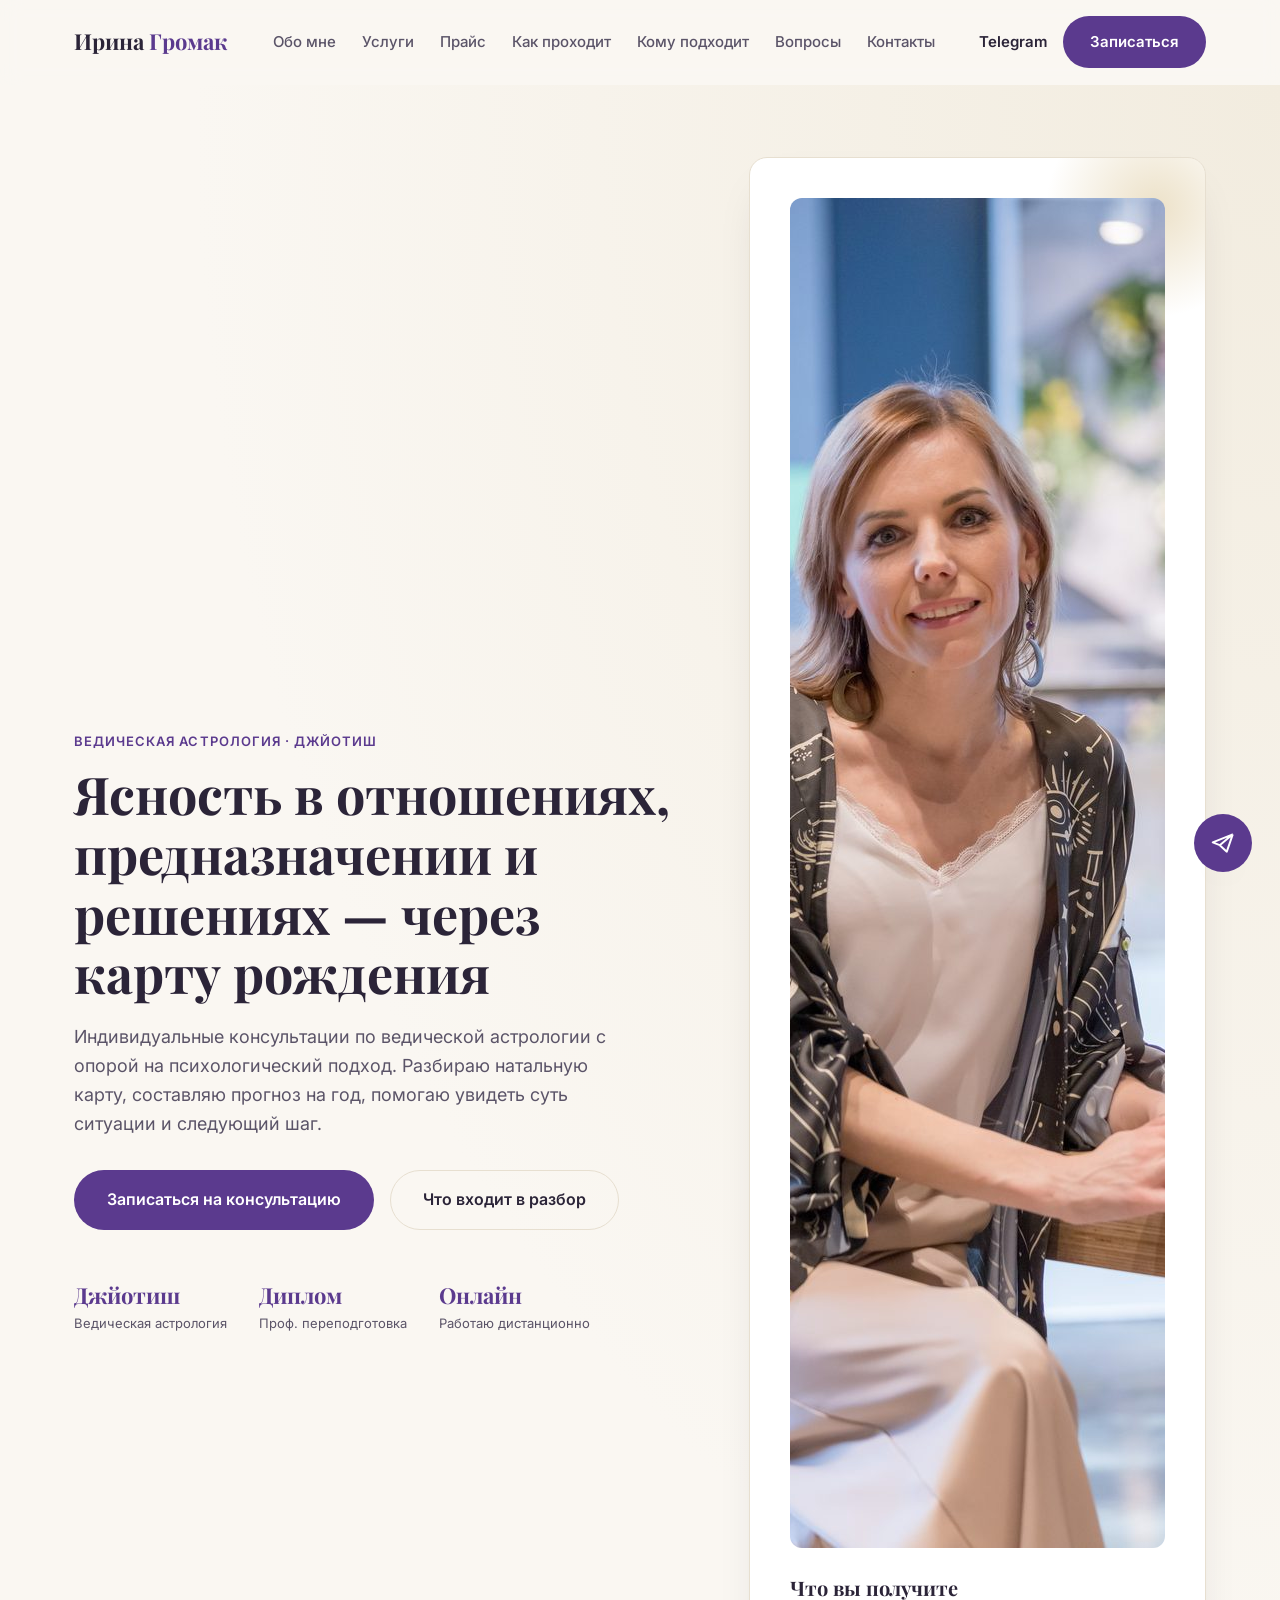
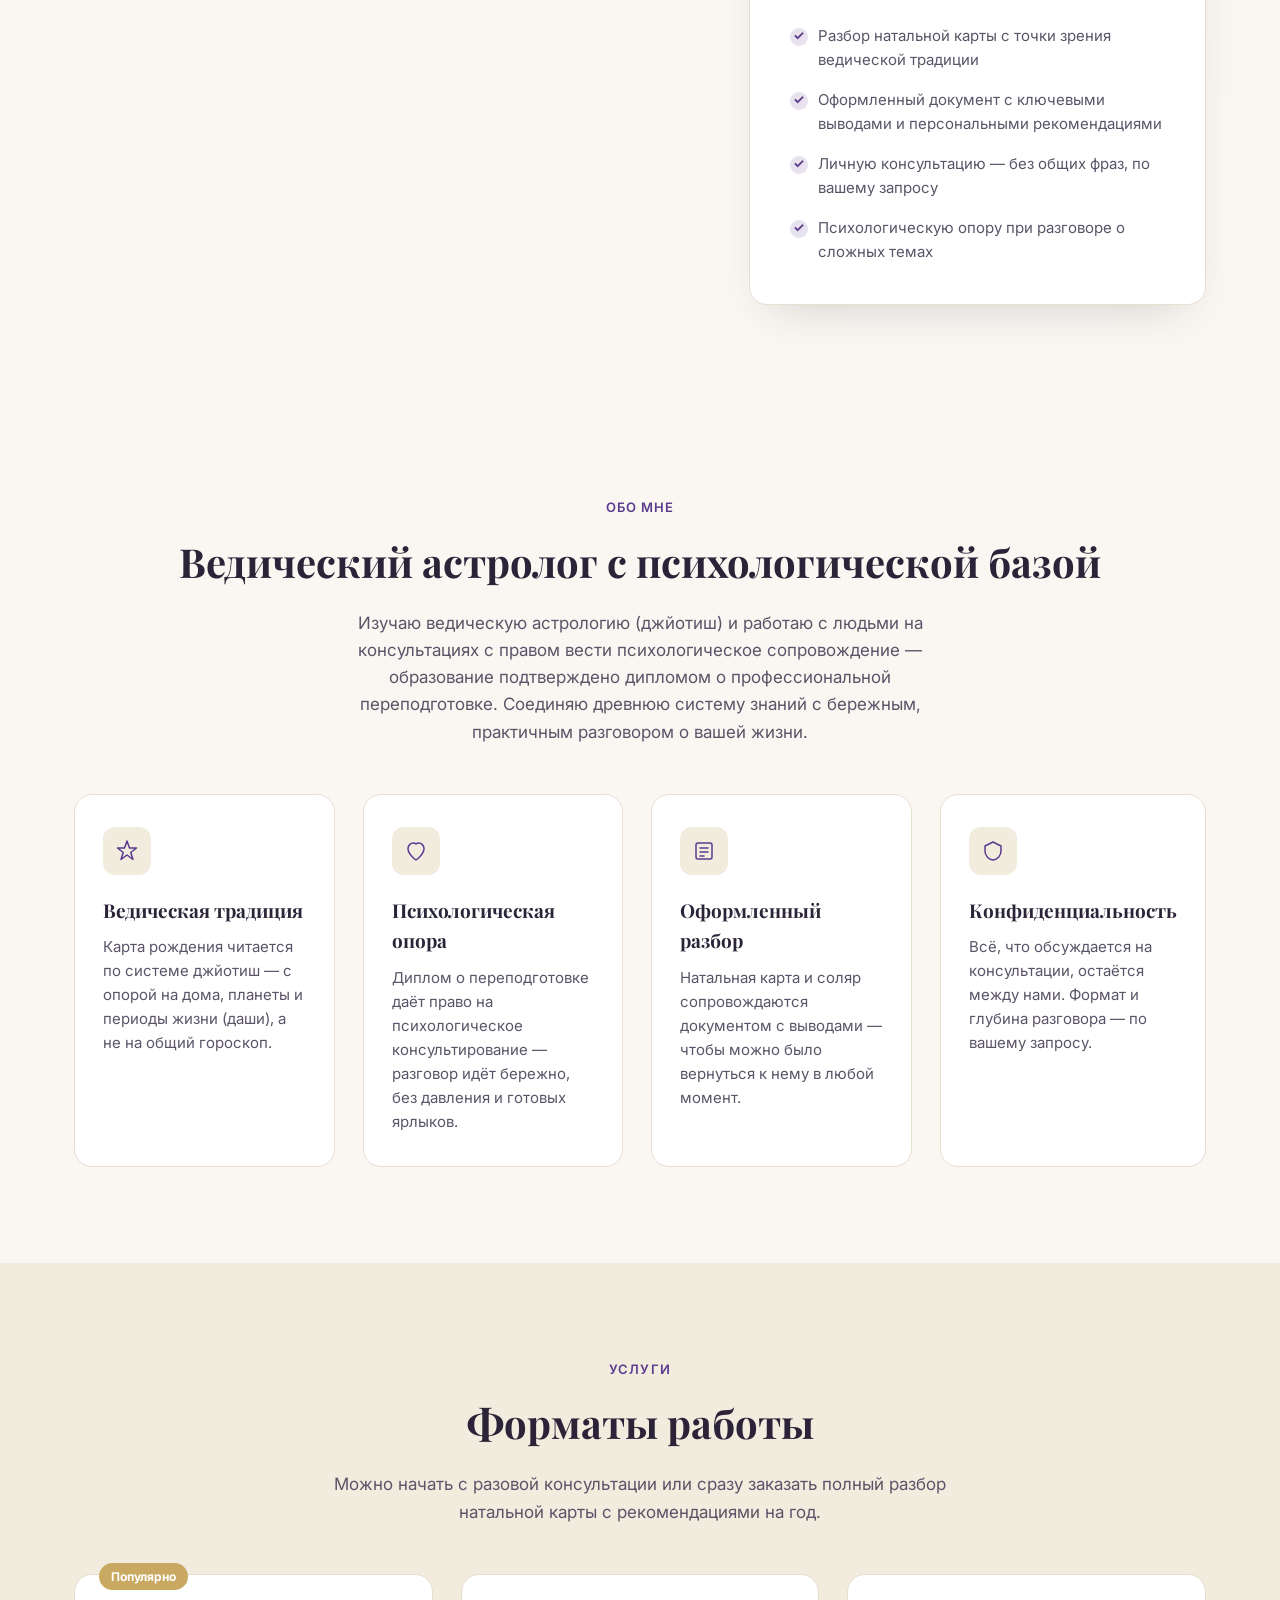
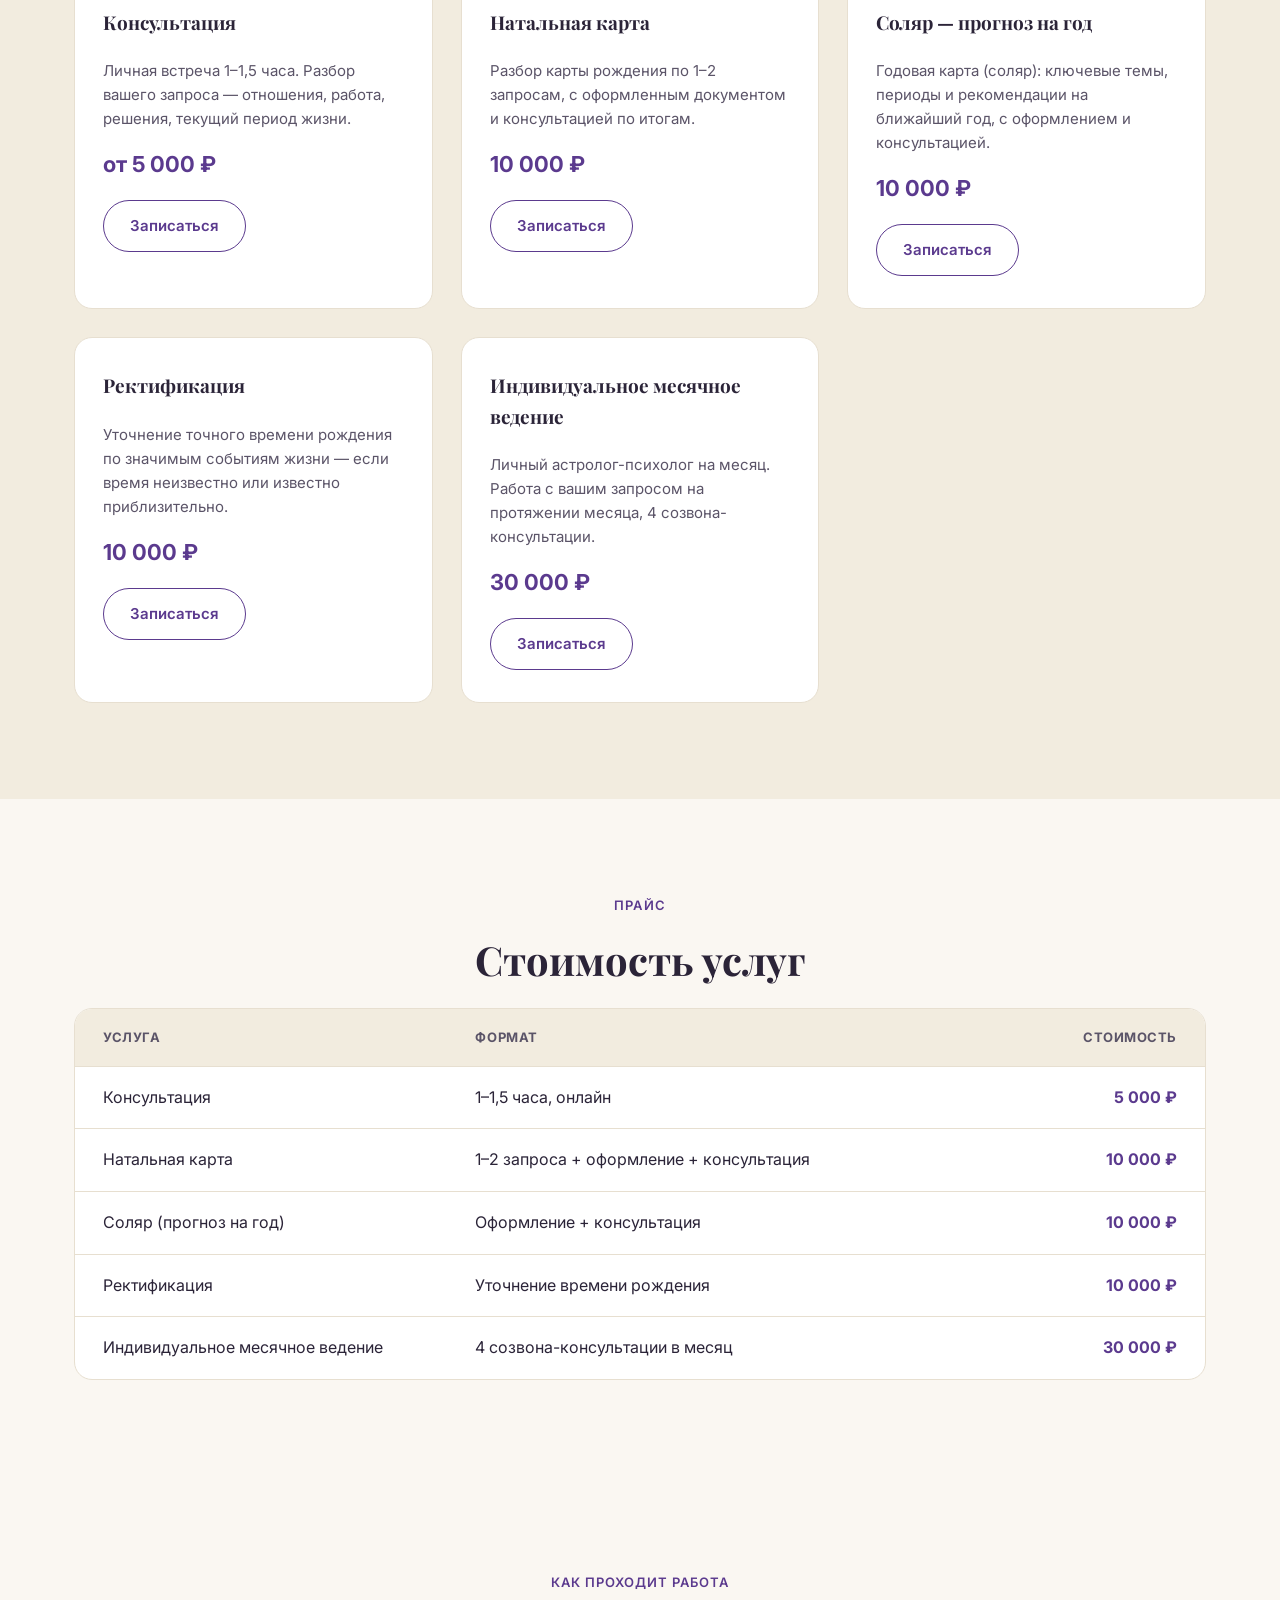
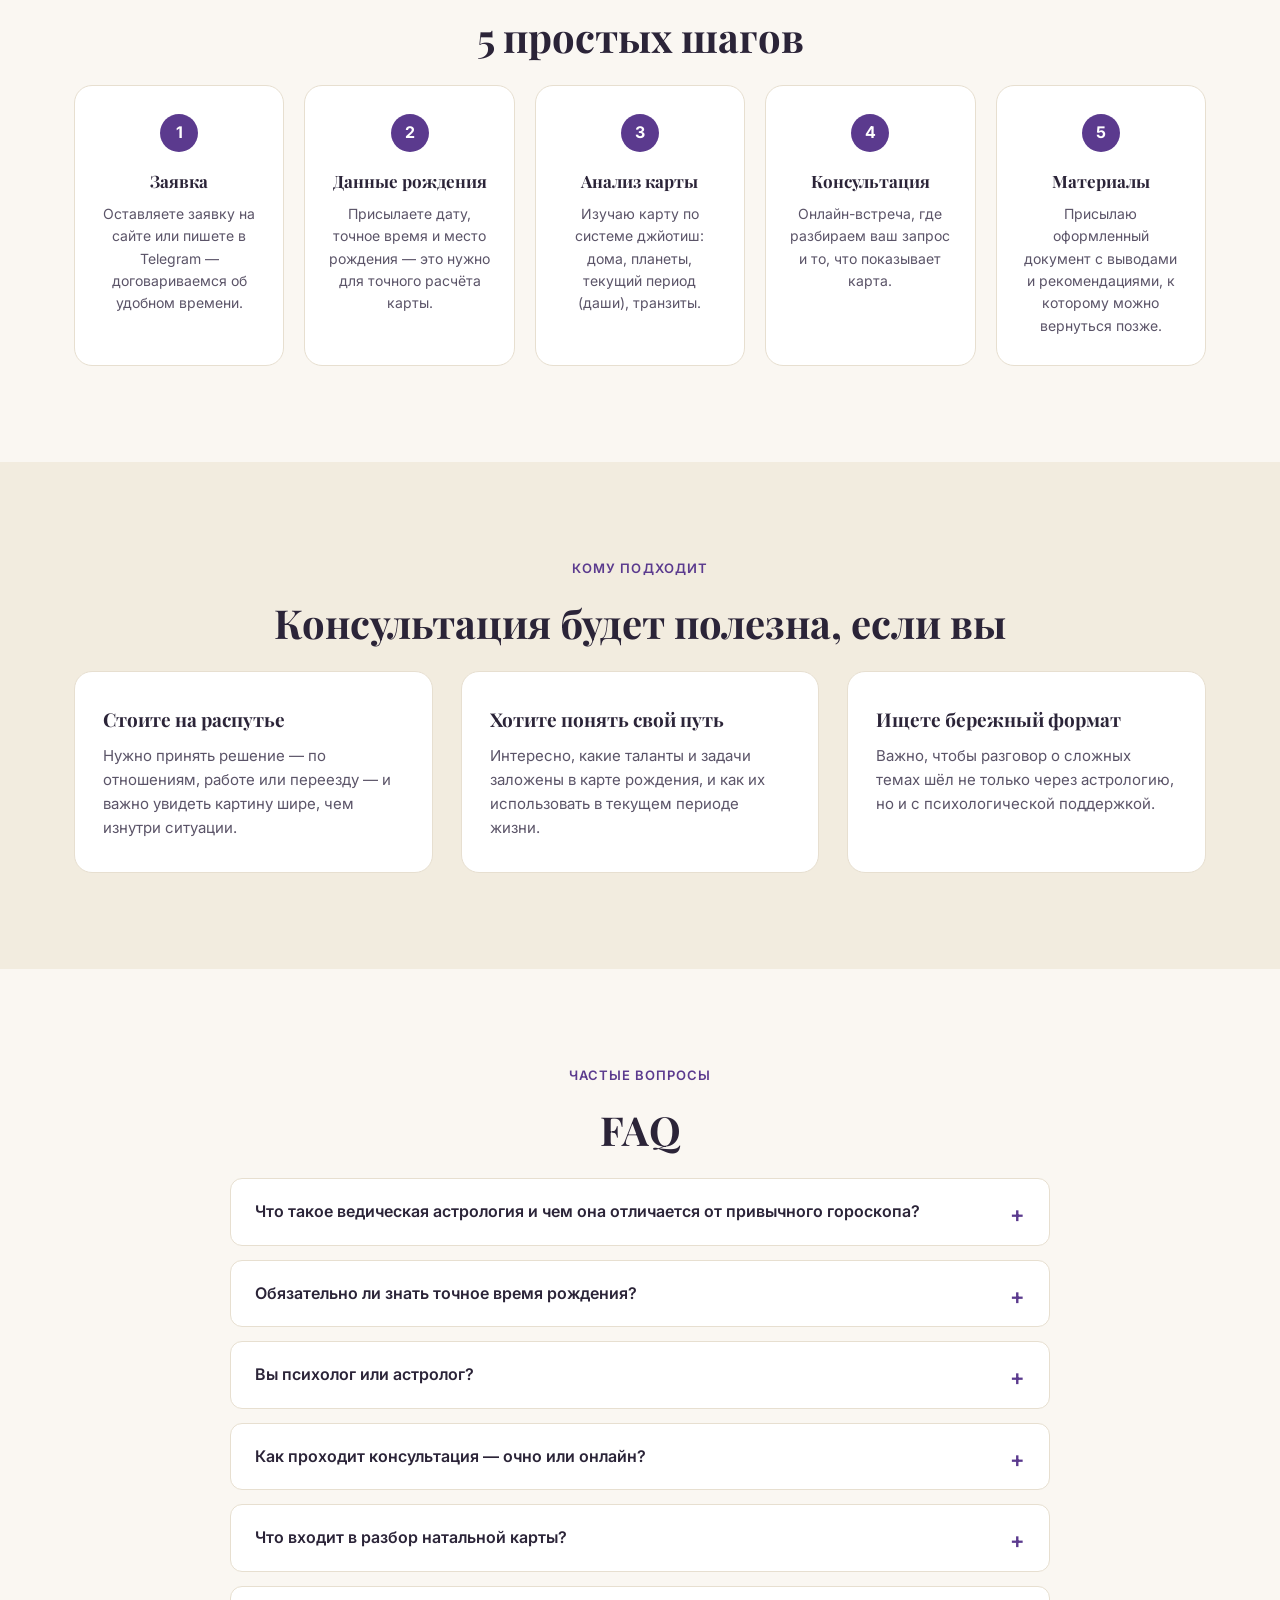
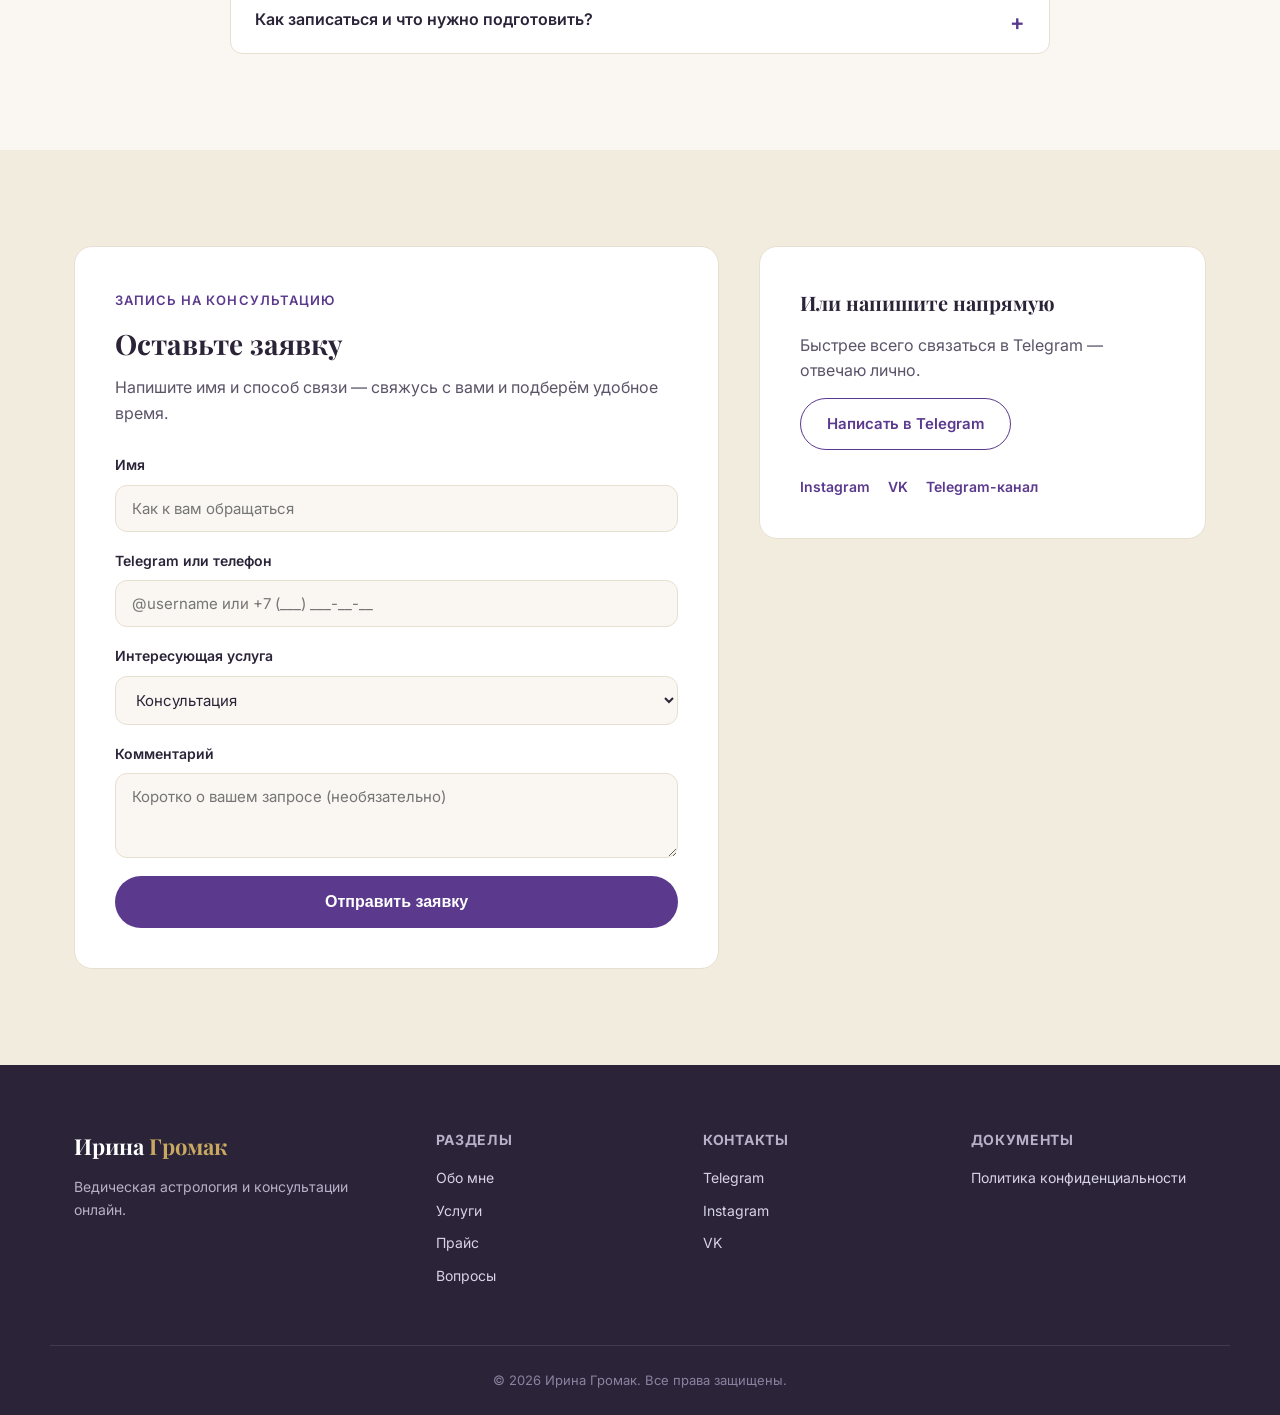
<file: index.html>
<!DOCTYPE html>
<html lang="ru">
<head>
<meta charset="UTF-8">
<meta name="viewport" content="width=device-width, initial-scale=1.0">
<title>Ирина Громак — ведический астролог | Разбор натальной карты, консультации</title>
<meta name="description" content="Ведическая астрология и психологическая консультация. Разбор натальной карты, соляр на год, личные консультации онлайн.">
<link rel="preconnect" href="https://fonts.googleapis.com">
<link rel="preconnect" href="https://fonts.gstatic.com" crossorigin>
<link href="https://fonts.googleapis.com/css2?family=Inter:wght@400;500;600;700;800&family=Playfair+Display:wght@500;600;700;800&display=swap" rel="stylesheet">
<link rel="stylesheet" href="styles.css">
</head>
<body>

<header class="header" id="header">
  <div class="container header__inner">
    <a href="#top" class="logo">Ирина <span>Громак</span></a>
    <nav class="nav" id="nav">
      <a href="#about">Обо мне</a>
      <a href="#services">Услуги</a>
      <a href="#price">Прайс</a>
      <a href="#process">Как проходит</a>
      <a href="#who">Кому подходит</a>
      <a href="#faq">Вопросы</a>
      <a href="#contacts">Контакты</a>
    </nav>
    <div class="header__actions">
      <a href="https://t.me/IrinaList9" class="header__tel" target="_blank" rel="noopener">Telegram</a>
      <a href="#form" class="btn btn--accent">Записаться</a>
      <button class="burger" id="burger" aria-label="Меню"><span></span><span></span><span></span></button>
    </div>
  </div>
</header>

<main id="top">

  <section class="hero">
    <div class="container hero__inner">
      <div class="hero__text">
        <p class="eyebrow">Ведическая астрология · джйотиш</p>
        <h1>Ясность в отношениях, предназначении и решениях — через карту рождения</h1>
        <p class="hero__lead">Индивидуальные консультации по ведической астрологии с опорой на психологический подход. Разбираю натальную карту, составляю прогноз на год, помогаю увидеть суть ситуации и следующий шаг.</p>
        <div class="hero__cta">
          <a href="#form" class="btn btn--accent btn--lg">Записаться на консультацию</a>
          <a href="#services" class="btn btn--ghost btn--lg">Что входит в разбор</a>
        </div>
        <div class="hero__stats">
          <div class="stat"><span class="stat__num">Джйотиш</span><span class="stat__label">Ведическая астрология</span></div>
          <div class="stat"><span class="stat__num">Диплом</span><span class="stat__label">Проф. переподготовка</span></div>
          <div class="stat"><span class="stat__num">Онлайн</span><span class="stat__label">Работаю дистанционно</span></div>
        </div>
      </div>
      <div class="hero__card">
        <div class="hero__card-glow"></div>
        <img class="hero__card-photo" src="portrait.jpg" alt="Ирина Громак" width="900" height="1350">
        <h3>Что вы получите</h3>
        <ul class="hero__card-list">
          <li>Разбор натальной карты с точки зрения ведической традиции</li>
          <li>Оформленный документ с ключевыми выводами и персональными рекомендациями</li>
          <li>Личную консультацию — без общих фраз, по вашему запросу</li>
          <li>Психологическую опору при разговоре о сложных темах</li>
        </ul>
      </div>
    </div>
  </section>

  <section class="advantages" id="about">
    <div class="container">
      <p class="eyebrow center">Обо мне</p>
      <h2 class="section-title center">Ведический астролог с психологической базой</h2>
      <p class="section-sub center">Изучаю ведическую астрологию (джйотиш) и работаю с людьми на консультациях с правом вести психологическое сопровождение — образование подтверждено дипломом о профессиональной переподготовке. Соединяю древнюю систему знаний с бережным, практичным разговором о вашей жизни.</p>
      <div class="grid grid--4">
        <div class="adv">
          <div class="adv__icon">
            <svg viewBox="0 0 24 24" fill="none"><path d="M12 2L14.5 9H21.5L15.75 13.5L18 20.5L12 16L6 20.5L8.25 13.5L2.5 9H9.5L12 2Z" stroke="currentColor" stroke-width="1.5" stroke-linejoin="round"/></svg>
          </div>
          <h3>Ведическая традиция</h3>
          <p>Карта рождения читается по системе джйотиш — с опорой на дома, планеты и периоды жизни (даши), а не на общий гороскоп.</p>
        </div>
        <div class="adv">
          <div class="adv__icon">
            <svg viewBox="0 0 24 24" fill="none"><path d="M12 21C12 21 4 15.5 4 9.5C4 6.46 6.46 4 9.5 4C11 4 12 5 12 5C12 5 13 4 14.5 4C17.54 4 20 6.46 20 9.5C20 15.5 12 21 12 21Z" stroke="currentColor" stroke-width="1.5" stroke-linejoin="round"/></svg>
          </div>
          <h3>Психологическая опора</h3>
          <p>Диплом о переподготовке даёт право на психологическое консультирование — разговор идёт бережно, без давления и готовых ярлыков.</p>
        </div>
        <div class="adv">
          <div class="adv__icon">
            <svg viewBox="0 0 24 24" fill="none"><rect x="4" y="4" width="16" height="16" rx="2" stroke="currentColor" stroke-width="1.5"/><path d="M8 9H16M8 13H16M8 17H12" stroke="currentColor" stroke-width="1.5" stroke-linecap="round"/></svg>
          </div>
          <h3>Оформленный разбор</h3>
          <p>Натальная карта и соляр сопровождаются документом с выводами — чтобы можно было вернуться к нему в любой момент.</p>
        </div>
        <div class="adv">
          <div class="adv__icon">
            <svg viewBox="0 0 24 24" fill="none"><path d="M12 3L4 7V12C4 16.5 7.5 20.3 12 21C16.5 20.3 20 16.5 20 12V7L12 3Z" stroke="currentColor" stroke-width="1.5" stroke-linejoin="round"/></svg>
          </div>
          <h3>Конфиденциальность</h3>
          <p>Всё, что обсуждается на консультации, остаётся между нами. Формат и глубина разговора — по вашему запросу.</p>
        </div>
      </div>
    </div>
  </section>

  <section class="services" id="services">
    <div class="container">
      <p class="eyebrow center">Услуги</p>
      <h2 class="section-title center">Форматы работы</h2>
      <p class="section-sub center">Можно начать с разовой консультации или сразу заказать полный разбор натальной карты с рекомендациями на год.</p>
      <div class="grid grid--3">
        <div class="service">
          <span class="service__tag">Популярно</span>
          <h3>Консультация</h3>
          <p>Личная встреча 1–1,5 часа. Разбор вашего запроса — отношения, работа, решения, текущий период жизни.</p>
          <div class="service__price">от 5 000 ₽</div>
          <a href="#form" class="btn btn--outline">Записаться</a>
        </div>
        <div class="service">
          <h3>Натальная карта</h3>
          <p>Разбор карты рождения по 1–2 запросам, с оформленным документом и консультацией по итогам.</p>
          <div class="service__price">10 000 ₽</div>
          <a href="#form" class="btn btn--outline">Записаться</a>
        </div>
        <div class="service">
          <h3>Соляр — прогноз на год</h3>
          <p>Годовая карта (соляр): ключевые темы, периоды и рекомендации на ближайший год, с оформлением и консультацией.</p>
          <div class="service__price">10 000 ₽</div>
          <a href="#form" class="btn btn--outline">Записаться</a>
        </div>
        <div class="service">
          <h3>Ректификация</h3>
          <p>Уточнение точного времени рождения по значимым событиям жизни — если время неизвестно или известно приблизительно.</p>
          <div class="service__price">10 000 ₽</div>
          <a href="#form" class="btn btn--outline">Записаться</a>
        </div>
        <div class="service">
          <h3>Индивидуальное месячное ведение</h3>
          <p>Личный астролог-психолог на месяц. Работа с вашим запросом на протяжении месяца, 4 созвона-консультации.</p>
          <div class="service__price">30 000 ₽</div>
          <a href="#form" class="btn btn--outline">Записаться</a>
        </div>
      </div>
    </div>
  </section>

  <section class="price" id="price">
    <div class="container">
      <p class="eyebrow center">Прайс</p>
      <h2 class="section-title center">Стоимость услуг</h2>
      <div class="price__table">
        <div class="price__row price__row--head">
          <span>Услуга</span><span>Формат</span><span>Стоимость</span>
        </div>
        <div class="price__row">
          <span>Консультация</span><span>1–1,5 часа, онлайн</span><span>5 000 ₽</span>
        </div>
        <div class="price__row">
          <span>Натальная карта</span><span>1–2 запроса + оформление + консультация</span><span>10 000 ₽</span>
        </div>
        <div class="price__row">
          <span>Соляр (прогноз на год)</span><span>Оформление + консультация</span><span>10 000 ₽</span>
        </div>
        <div class="price__row">
          <span>Ректификация</span><span>Уточнение времени рождения</span><span>10 000 ₽</span>
        </div>
        <div class="price__row">
          <span>Индивидуальное месячное ведение</span><span>4 созвона-консультации в месяц</span><span>30 000 ₽</span>
        </div>
      </div>
    </div>
  </section>

  <section class="process" id="process">
    <div class="container">
      <p class="eyebrow center">Как проходит работа</p>
      <h2 class="section-title center">5 простых шагов</h2>
      <div class="steps">
        <div class="step"><span class="step__num">1</span><h3>Заявка</h3><p>Оставляете заявку на сайте или пишете в Telegram — договариваемся об удобном времени.</p></div>
        <div class="step"><span class="step__num">2</span><h3>Данные рождения</h3><p>Присылаете дату, точное время и место рождения — это нужно для точного расчёта карты.</p></div>
        <div class="step"><span class="step__num">3</span><h3>Анализ карты</h3><p>Изучаю карту по системе джйотиш: дома, планеты, текущий период (даши), транзиты.</p></div>
        <div class="step"><span class="step__num">4</span><h3>Консультация</h3><p>Онлайн-встреча, где разбираем ваш запрос и то, что показывает карта.</p></div>
        <div class="step"><span class="step__num">5</span><h3>Материалы</h3><p>Присылаю оформленный документ с выводами и рекомендациями, к которому можно вернуться позже.</p></div>
      </div>
    </div>
  </section>

  <section class="who" id="who">
    <div class="container">
      <p class="eyebrow center">Кому подходит</p>
      <h2 class="section-title center">Консультация будет полезна, если вы</h2>
      <div class="grid grid--3">
        <div class="adv">
          <h3>Стоите на распутье</h3>
          <p>Нужно принять решение — по отношениям, работе или переезду — и важно увидеть картину шире, чем изнутри ситуации.</p>
        </div>
        <div class="adv">
          <h3>Хотите понять свой путь</h3>
          <p>Интересно, какие таланты и задачи заложены в карте рождения, и как их использовать в текущем периоде жизни.</p>
        </div>
        <div class="adv">
          <h3>Ищете бережный формат</h3>
          <p>Важно, чтобы разговор о сложных темах шёл не только через астрологию, но и с психологической поддержкой.</p>
        </div>
      </div>
    </div>
  </section>

  <section class="faq" id="faq">
    <div class="container">
      <p class="eyebrow center">Частые вопросы</p>
      <h2 class="section-title center">FAQ</h2>
      <div class="faq__list">
        <details class="faq__item">
          <summary>Что такое ведическая астрология и чем она отличается от привычного гороскопа?</summary>
          <p>Ведическая астрология (джйотиш) — древняя система, которая рассчитывает карту рождения по сидерическому зодиаку и анализирует не только положение планет, но и периоды жизни (даши). Это точечный разбор именно вашей карты, а не общий прогноз по знаку.</p>
        </details>
        <details class="faq__item">
          <summary>Обязательно ли знать точное время рождения?</summary>
          <p>Для точного расчёта домов карты — да, желательно знать время рождения с точностью до нескольких минут (из свидетельства о рождении или выписки роддома). Если время неизвестно или известно приблизительно, есть услуга «ректификация» — уточнение времени рождения по значимым событиям вашей жизни.</p>
        </details>
        <details class="faq__item">
          <summary>Вы психолог или астролог?</summary>
          <p>Я ведический астролог с дипломом о профессиональной переподготовке, дающим право проводить психологические консультации. На встрече мы можем опираться и на карту, и на разговор о ваших чувствах и решениях.</p>
        </details>
        <details class="faq__item">
          <summary>Как проходит консультация — очно или онлайн?</summary>
          <p>Все консультации провожу онлайн — по видеосвязи, в удобном для вас часовом поясе.</p>
        </details>
        <details class="faq__item">
          <summary>Что входит в разбор натальной карты?</summary>
          <p>Расчёт карты по вашим данным рождения, анализ 1–2 заявленных запросов, оформленный документ с выводами и личная консультация, на которой разбираем результаты и отвечаем на вопросы.</p>
        </details>
        <details class="faq__item">
          <summary>Как записаться и что нужно подготовить?</summary>
          <p>Оставьте заявку на сайте или напишите в Telegram — присылаете ваши данные (дата, время и место рождения), и договариваемся о времени консультации.</p>
        </details>
      </div>
    </div>
  </section>

  <section class="form-section" id="form">
    <div class="container form-section__inner">
      <div class="form-card">
        <p class="eyebrow">Запись на консультацию</p>
        <h2>Оставьте заявку</h2>
        <p class="form-card__sub">Напишите имя и способ связи — свяжусь с вами и подберём удобное время.</p>
        <form id="leadForm" class="form">
          <input type="text" name="_gotcha" style="display:none" tabindex="-1" autocomplete="off">
          <label>
            <span>Имя</span>
            <input type="text" name="name" placeholder="Как к вам обращаться" required>
          </label>
          <label>
            <span>Telegram или телефон</span>
            <input type="text" name="contact" placeholder="@username или +7 (___) ___-__-__" required>
          </label>
          <label>
            <span>Интересующая услуга</span>
            <select name="service">
              <option>Консультация</option>
              <option>Натальная карта</option>
              <option>Соляр (прогноз на год)</option>
              <option>Ректификация</option>
              <option>Индивидуальное месячное ведение</option>
            </select>
          </label>
          <label>
            <span>Комментарий</span>
            <textarea name="comment" rows="3" placeholder="Коротко о вашем запросе (необязательно)"></textarea>
          </label>
          <button type="submit" class="btn btn--accent btn--lg">Отправить заявку</button>
        </form>
      </div>
      <div class="form-info">
        <h3>Или напишите напрямую</h3>
        <p>Быстрее всего связаться в Telegram — отвечаю лично.</p>
        <a href="https://t.me/IrinaList9" class="btn btn--outline" target="_blank" rel="noopener">Написать в Telegram</a>
        <div class="form-info__socials">
          <a href="https://www.instagram.com/astro.otnosheniya" target="_blank" rel="noopener">Instagram</a>
          <a href="https://vk.ru/astro_gromak" target="_blank" rel="noopener">VK</a>
          <a href="https://t.me/lakshmi7979" target="_blank" rel="noopener">Telegram-канал</a>
        </div>
      </div>
    </div>
  </section>

</main>

<footer class="footer" id="contacts">
  <div class="container footer__inner">
    <div class="footer__brand">
      <span class="logo">Ирина <span>Громак</span></span>
      <p>Ведическая астрология и консультации онлайн.</p>
    </div>
    <div class="footer__col">
      <h4>Разделы</h4>
      <a href="#about">Обо мне</a>
      <a href="#services">Услуги</a>
      <a href="#price">Прайс</a>
      <a href="#faq">Вопросы</a>
    </div>
    <div class="footer__col">
      <h4>Контакты</h4>
      <a href="https://t.me/IrinaList9" target="_blank" rel="noopener">Telegram</a>
      <a href="https://www.instagram.com/astro.otnosheniya" target="_blank" rel="noopener">Instagram</a>
      <a href="https://vk.ru/astro_gromak" target="_blank" rel="noopener">VK</a>
    </div>
    <div class="footer__col">
      <h4>Документы</h4>
      <a href="privacy.html">Политика конфиденциальности</a>
    </div>
  </div>
  <div class="container footer__bottom">
    <span>© <span id="year"></span> Ирина Громак. Все права защищены.</span>
  </div>
</footer>

<a href="https://t.me/IrinaList9" class="fab" target="_blank" rel="noopener" aria-label="Написать в Telegram">
  <svg viewBox="0 0 24 24" fill="none"><path d="M21 4L2.5 11.5L9 14M21 4L15.5 20L9 14M21 4L9 14" stroke="currentColor" stroke-width="1.8" stroke-linejoin="round"/></svg>
</a>

<script src="script.js"></script>
</body>
</html>
</file>
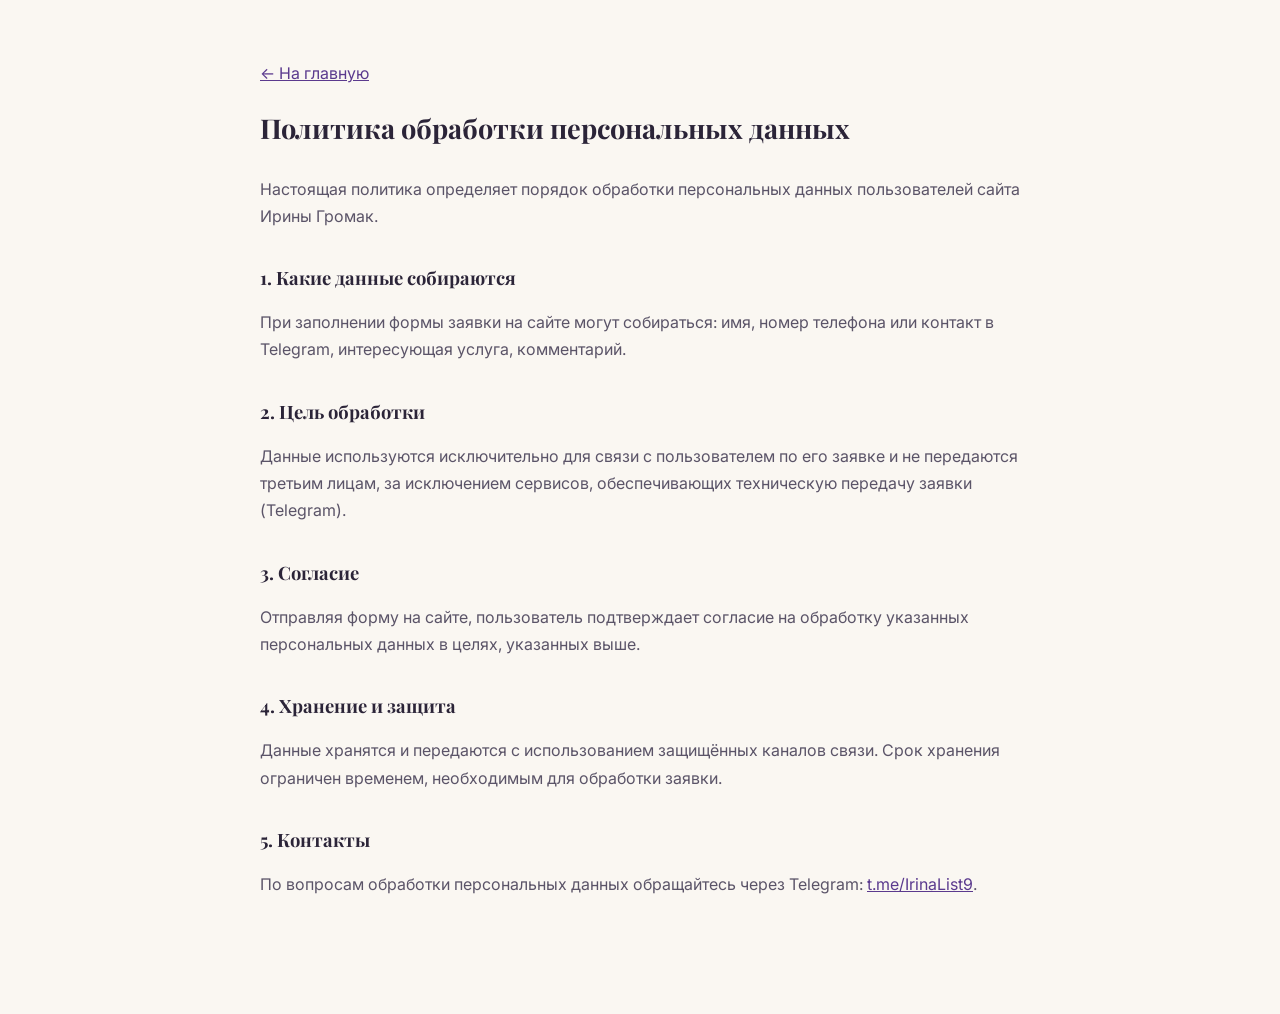
<file: privacy.html>
<!DOCTYPE html>
<html lang="ru">
<head>
<meta charset="UTF-8">
<meta name="viewport" content="width=device-width, initial-scale=1.0">
<title>Политика конфиденциальности — Ирина Громак</title>
<link href="https://fonts.googleapis.com/css2?family=Playfair+Display:wght@600;700&family=Inter:wght@400;500;600&display=swap" rel="stylesheet">
<style>
  body { font-family: 'Inter', sans-serif; background: #faf7f2; color: #2b2438; line-height: 1.7; max-width: 760px; margin: 0 auto; padding: 60px 24px 100px; }
  h1 { font-family: 'Playfair Display', serif; font-size: 1.7rem; margin-bottom: 24px; }
  h2 { font-family: 'Playfair Display', serif; font-size: 1.15rem; margin: 32px 0 12px; }
  a { color: #5b3a8e; }
  p, li { color: #5b5468; }
</style>
</head>
<body>
  <a href="index.html">← На главную</a>
  <h1>Политика обработки персональных данных</h1>
  <p>Настоящая политика определяет порядок обработки персональных данных пользователей сайта Ирины Громак.</p>

  <h2>1. Какие данные собираются</h2>
  <p>При заполнении формы заявки на сайте могут собираться: имя, номер телефона или контакт в Telegram, интересующая услуга, комментарий.</p>

  <h2>2. Цель обработки</h2>
  <p>Данные используются исключительно для связи с пользователем по его заявке и не передаются третьим лицам, за исключением сервисов, обеспечивающих техническую передачу заявки (Telegram).</p>

  <h2>3. Согласие</h2>
  <p>Отправляя форму на сайте, пользователь подтверждает согласие на обработку указанных персональных данных в целях, указанных выше.</p>

  <h2>4. Хранение и защита</h2>
  <p>Данные хранятся и передаются с использованием защищённых каналов связи. Срок хранения ограничен временем, необходимым для обработки заявки.</p>

  <h2>5. Контакты</h2>
  <p>По вопросам обработки персональных данных обращайтесь через Telegram: <a href="https://t.me/IrinaList9" target="_blank" rel="noopener">t.me/IrinaList9</a>.</p>
</body>
</html>
</file>
<file: styles.css>
:root {
  --bg: #faf7f2;
  --bg-alt: #f2ecdf;
  --surface: #ffffff;
  --ink: #2b2438;
  --ink-soft: #5b5468;
  --accent: #5b3a8e;
  --accent-dark: #43296b;
  --gold: #c9a961;
  --border: #e7dfd0;
  --shadow: 0 20px 45px -25px rgba(43, 36, 56, 0.25);
  --radius: 18px;
  --radius-sm: 12px;
}

* { box-sizing: border-box; margin: 0; padding: 0; }

html { scroll-behavior: smooth; }

body {
  font-family: 'Inter', sans-serif;
  background: var(--bg);
  color: var(--ink);
  line-height: 1.6;
  -webkit-font-smoothing: antialiased;
}

h1, h2, h3, .logo { font-family: 'Playfair Display', serif; }

img { max-width: 100%; display: block; }

a { color: inherit; text-decoration: none; }

.container {
  max-width: 1180px;
  margin: 0 auto;
  padding: 0 24px;
}

.eyebrow {
  display: inline-block;
  font-size: 13px;
  font-weight: 600;
  letter-spacing: 0.08em;
  text-transform: uppercase;
  color: var(--accent);
  margin-bottom: 12px;
}
.eyebrow.center { display: block; text-align: center; }

.section-title {
  font-size: clamp(28px, 3.5vw, 40px);
  font-weight: 700;
  margin-bottom: 16px;
  color: var(--ink);
}
.section-title.center { text-align: center; }

.section-sub {
  color: var(--ink-soft);
  font-size: 17px;
  max-width: 640px;
  margin-bottom: 48px;
}
.section-sub.center { margin-left: auto; margin-right: auto; text-align: center; }

section { padding: 96px 0; }

.btn {
  display: inline-flex;
  align-items: center;
  justify-content: center;
  gap: 8px;
  padding: 13px 26px;
  border-radius: 999px;
  font-weight: 600;
  font-size: 15px;
  border: 1px solid transparent;
  cursor: pointer;
  transition: all 0.2s ease;
  white-space: nowrap;
}
.btn--accent { background: var(--accent); color: #fff; }
.btn--accent:hover { background: var(--accent-dark); }
.btn--outline { background: transparent; border-color: var(--accent); color: var(--accent); }
.btn--outline:hover { background: var(--accent); color: #fff; }
.btn--ghost { background: transparent; color: var(--ink); border-color: var(--border); }
.btn--ghost:hover { border-color: var(--accent); color: var(--accent); }
.btn--lg { padding: 16px 32px; font-size: 16px; }

/* Header */
.header {
  position: sticky;
  top: 0;
  z-index: 100;
  background: rgba(250, 247, 242, 0.85);
  backdrop-filter: blur(10px);
  border-bottom: 1px solid transparent;
  transition: border-color 0.2s ease;
}
.header.scrolled { border-color: var(--border); }
.header__inner {
  display: flex;
  align-items: center;
  justify-content: space-between;
  gap: 24px;
  min-width: 0;
  height: 84px;
}
.logo {
  font-size: 22px;
  font-weight: 700;
  color: var(--ink);
  flex-shrink: 0;
}
.logo span { color: var(--accent); }
.nav {
  display: flex;
  gap: 26px;
  flex-wrap: nowrap;
}
.nav a {
  font-size: 15px;
  font-weight: 500;
  color: var(--ink-soft);
  white-space: nowrap;
}
.nav a:hover { color: var(--accent); }
.header__actions { display: flex; align-items: center; gap: 16px; flex-shrink: 0; }
.header__tel { font-weight: 600; font-size: 15px; color: var(--ink); white-space: nowrap; }
.header__tel:hover { color: var(--accent); }

.burger {
  display: none;
  flex-direction: column;
  justify-content: center;
  gap: 5px;
  width: 32px;
  height: 32px;
  background: none;
  border: none;
  cursor: pointer;
}
.burger span { display: block; height: 2px; background: var(--ink); border-radius: 2px; transition: 0.2s; }
.burger.is-open span:nth-child(1) { transform: translateY(7px) rotate(45deg); }
.burger.is-open span:nth-child(2) { opacity: 0; }
.burger.is-open span:nth-child(3) { transform: translateY(-7px) rotate(-45deg); }

/* Hero */
.hero {
  padding: 72px 0 96px;
  background: radial-gradient(ellipse at top right, var(--bg-alt), var(--bg) 60%);
}
.hero__inner {
  display: grid;
  grid-template-columns: 1.15fr 0.85fr;
  gap: 56px;
  align-items: center;
}
.hero h1 {
  font-size: clamp(32px, 4.2vw, 52px);
  line-height: 1.15;
  font-weight: 700;
  margin-bottom: 20px;
}
.hero__lead { color: var(--ink-soft); font-size: 18px; margin-bottom: 32px; max-width: 560px; }
.hero__cta { display: flex; gap: 16px; flex-wrap: wrap; margin-bottom: 48px; }
.hero__stats { display: flex; gap: 32px; flex-wrap: wrap; }
.stat { display: flex; flex-direction: column; }
.stat__num { font-family: 'Playfair Display', serif; font-size: 22px; font-weight: 700; color: var(--accent); }
.stat__label { font-size: 13px; color: var(--ink-soft); }

.hero__card {
  position: relative;
  background: var(--surface);
  border: 1px solid var(--border);
  border-radius: var(--radius);
  padding: 40px;
  box-shadow: var(--shadow);
  overflow: hidden;
}
.hero__card-glow {
  position: absolute;
  top: -60px; right: -60px;
  width: 220px; height: 220px;
  background: radial-gradient(circle, rgba(201,169,97,0.35), transparent 70%);
  pointer-events: none;
}
.hero__card-photo {
  width: 100%;
  aspect-ratio: 2 / 3;
  object-fit: cover;
  border-radius: var(--radius-sm);
  margin-bottom: 24px;
  position: relative;
}
.hero__card h3 { font-size: 20px; margin-bottom: 20px; position: relative; }
.hero__card-list { list-style: none; display: flex; flex-direction: column; gap: 16px; position: relative; }
.hero__card-list li {
  position: relative;
  padding-left: 28px;
  color: var(--ink-soft);
  font-size: 15px;
}
.hero__card-list li::before {
  content: '';
  position: absolute;
  left: 0; top: 4px;
  width: 18px; height: 18px;
  border-radius: 50%;
  background: var(--accent);
  opacity: 0.15;
}
.hero__card-list li::after {
  content: '✓';
  position: absolute;
  left: 3px; top: 1px;
  color: var(--accent);
  font-size: 13px;
  font-weight: 700;
}

/* Grids */
.grid { display: grid; gap: 28px; }
.grid--4 { grid-template-columns: repeat(4, 1fr); }
.grid--3 { grid-template-columns: repeat(3, 1fr); }

.adv, .service {
  background: var(--surface);
  border: 1px solid var(--border);
  border-radius: var(--radius);
  padding: 32px 28px;
}
.adv__icon {
  width: 48px; height: 48px;
  border-radius: 12px;
  background: var(--bg-alt);
  color: var(--accent);
  display: flex; align-items: center; justify-content: center;
  margin-bottom: 20px;
}
.adv__icon svg { width: 24px; height: 24px; }
.adv h3, .service h3 { font-size: 19px; margin-bottom: 10px; }
.adv p, .service p { color: var(--ink-soft); font-size: 15px; }

.services { background: var(--bg-alt); }
.service { position: relative; display: flex; flex-direction: column; gap: 12px; }
.service__tag {
  position: absolute; top: -12px; left: 24px;
  background: var(--gold); color: #fff;
  font-size: 12px; font-weight: 700;
  padding: 4px 12px; border-radius: 999px;
}
.service__price { font-size: 22px; font-weight: 700; color: var(--accent); margin: 4px 0 6px; }
.service .btn { align-self: flex-start; }

/* Price table */
.price__table {
  background: var(--surface);
  border: 1px solid var(--border);
  border-radius: var(--radius);
  overflow: hidden;
}
.price__row {
  display: grid;
  grid-template-columns: 1.3fr 1.5fr 1fr;
  gap: 16px;
  padding: 18px 28px;
  border-bottom: 1px solid var(--border);
  align-items: center;
}
.price__row:last-child { border-bottom: none; }
.price__row--head {
  background: var(--bg-alt);
  font-weight: 700;
  font-size: 13px;
  text-transform: uppercase;
  letter-spacing: 0.04em;
  color: var(--ink-soft);
}
.price__row span:last-child { font-weight: 700; color: var(--accent); text-align: right; }
.price__row--head span:last-child { color: var(--ink-soft); }

/* Process */
.steps { display: grid; grid-template-columns: repeat(5, 1fr); gap: 20px; }
.step {
  background: var(--surface);
  border: 1px solid var(--border);
  border-radius: var(--radius);
  padding: 28px 22px;
  text-align: center;
}
.step__num {
  display: inline-flex;
  align-items: center;
  justify-content: center;
  width: 38px; height: 38px;
  border-radius: 50%;
  background: var(--accent);
  color: #fff;
  font-weight: 700;
  margin-bottom: 16px;
}
.step h3 { font-size: 17px; margin-bottom: 8px; }
.step p { color: var(--ink-soft); font-size: 14px; }

.who { background: var(--bg-alt); }

/* FAQ */
.faq__list { display: flex; flex-direction: column; gap: 14px; max-width: 820px; margin: 0 auto; }
.faq__item {
  background: var(--surface);
  border: 1px solid var(--border);
  border-radius: var(--radius-sm);
  padding: 20px 24px;
}
.faq__item summary {
  cursor: pointer;
  font-weight: 600;
  font-size: 16px;
  list-style: none;
  position: relative;
  padding-right: 28px;
}
.faq__item summary::-webkit-details-marker { display: none; }
.faq__item summary::after {
  content: '+';
  position: absolute;
  right: 0; top: -2px;
  font-size: 22px;
  color: var(--accent);
}
.faq__item[open] summary::after { content: '–'; }
.faq__item p { color: var(--ink-soft); margin-top: 14px; font-size: 15px; }

/* Form */
.form-section { background: var(--bg-alt); }
.form-section__inner {
  display: grid;
  grid-template-columns: 1.3fr 0.9fr;
  gap: 40px;
}
.form-card, .form-info {
  background: var(--surface);
  border: 1px solid var(--border);
  border-radius: var(--radius);
  padding: 40px;
}
.form-card h2 { font-size: 28px; margin-bottom: 8px; }
.form-card__sub { color: var(--ink-soft); margin-bottom: 28px; }
.form { display: flex; flex-direction: column; gap: 18px; }
.form label { display: flex; flex-direction: column; gap: 8px; font-size: 14px; font-weight: 600; }
.form input, .form select, .form textarea {
  font-family: inherit;
  font-size: 15px;
  padding: 13px 16px;
  border-radius: var(--radius-sm);
  border: 1px solid var(--border);
  background: var(--bg);
  color: var(--ink);
  resize: vertical;
}
.form input:focus, .form select:focus, .form textarea:focus {
  outline: none;
  border-color: var(--accent);
}
.form-info { display: flex; flex-direction: column; gap: 14px; align-self: start; }
.form-info h3 { font-size: 20px; }
.form-info p { color: var(--ink-soft); }
.form-info .btn { align-self: flex-start; }
.form-info__socials { display: flex; gap: 18px; margin-top: 12px; flex-wrap: wrap; }
.form-info__socials a { font-weight: 600; color: var(--accent); font-size: 14px; }
.form-info__socials a:hover { text-decoration: underline; }

/* Footer */
.footer { background: var(--ink); color: #e9e4f0; padding: 64px 0 0; }
.footer__inner {
  display: grid;
  grid-template-columns: 1.4fr 1fr 1fr 1fr;
  gap: 32px;
  padding-bottom: 48px;
  border-bottom: 1px solid rgba(255,255,255,0.1);
}
.footer .logo { color: #fff; }
.footer .logo span { color: var(--gold); }
.footer__brand p { color: #b8b0c8; margin-top: 12px; font-size: 14px; }
.footer__col h4 { font-size: 14px; text-transform: uppercase; letter-spacing: 0.05em; color: #b8b0c8; margin-bottom: 16px; }
.footer__col a { display: block; color: #d9d3e6; font-size: 14px; margin-bottom: 10px; }
.footer__col a:hover { color: var(--gold); }
.footer__bottom {
  padding: 24px;
  text-align: center;
  font-size: 13px;
  color: #8a82a0;
}

/* FAB */
.fab {
  position: fixed;
  bottom: 28px; right: 28px;
  width: 58px; height: 58px;
  border-radius: 50%;
  background: var(--accent);
  color: #fff;
  display: flex; align-items: center; justify-content: center;
  box-shadow: var(--shadow);
  z-index: 90;
  transition: transform 0.2s ease;
}
.fab:hover { transform: scale(1.08); }
.fab svg { width: 26px; height: 26px; }

/* Reveal animation */
.reveal { opacity: 0; transform: translateY(24px); transition: opacity 0.6s ease, transform 0.6s ease; }
.reveal.is-visible { opacity: 1; transform: translateY(0); }

/* Breakpoints */
@media (max-width: 1180px) {
  .nav { gap: 18px; }
  .nav a { font-size: 14px; }
}

@media (max-width: 1100px) {
  .nav { display: none; }
  .burger { display: flex; }
  .nav.is-open {
    display: flex;
    flex-direction: column;
    position: absolute;
    top: 84px; left: 0; right: 0;
    background: var(--surface);
    border-bottom: 1px solid var(--border);
    padding: 20px 24px;
    gap: 4px;
  }
  .nav.is-open a { padding: 12px 0; border-bottom: 1px solid var(--border); }
  .nav.is-open a:last-child { border-bottom: none; }
}

@media (max-width: 900px) {
  .hero__inner { grid-template-columns: 1fr; }
  .hero__card { order: -1; }
  .grid--4 { grid-template-columns: repeat(2, 1fr); }
  .grid--3 { grid-template-columns: repeat(2, 1fr); }
  .steps { grid-template-columns: repeat(3, 1fr); }
  .form-section__inner { grid-template-columns: 1fr; }
  .price__row { grid-template-columns: 1fr; gap: 4px; text-align: left; }
  .price__row span:last-child { text-align: left; }
  .footer__inner { grid-template-columns: repeat(2, 1fr); }
}

@media (max-width: 560px) {
  .header__tel { display: none; }
  .grid--4, .grid--3 { grid-template-columns: 1fr; }
  .steps { grid-template-columns: repeat(2, 1fr); }
  .hero__cta { flex-direction: column; }
  .hero__cta .btn { width: 100%; }
  section { padding: 64px 0; }
  .footer__inner { grid-template-columns: 1fr; }
}

@media (max-width: 380px) {
  .logo span { display: inline; }
}
</file>
